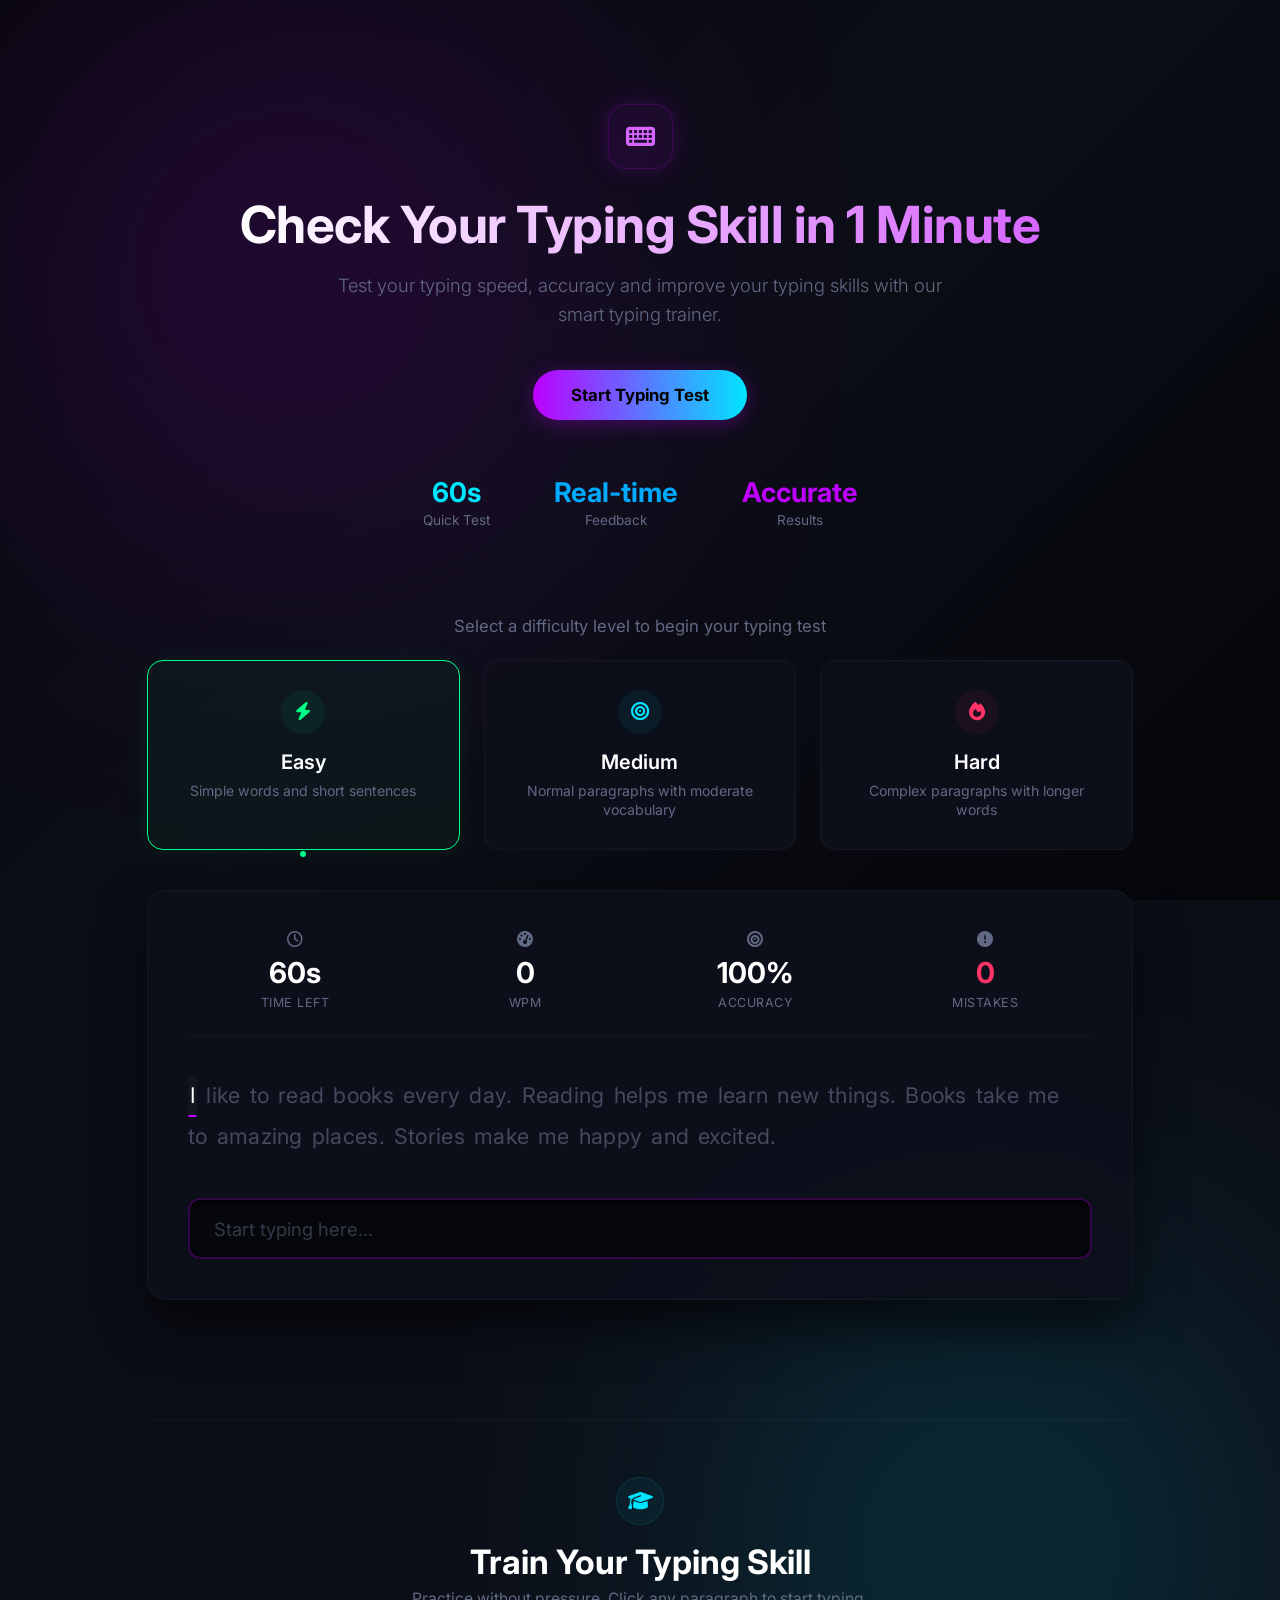
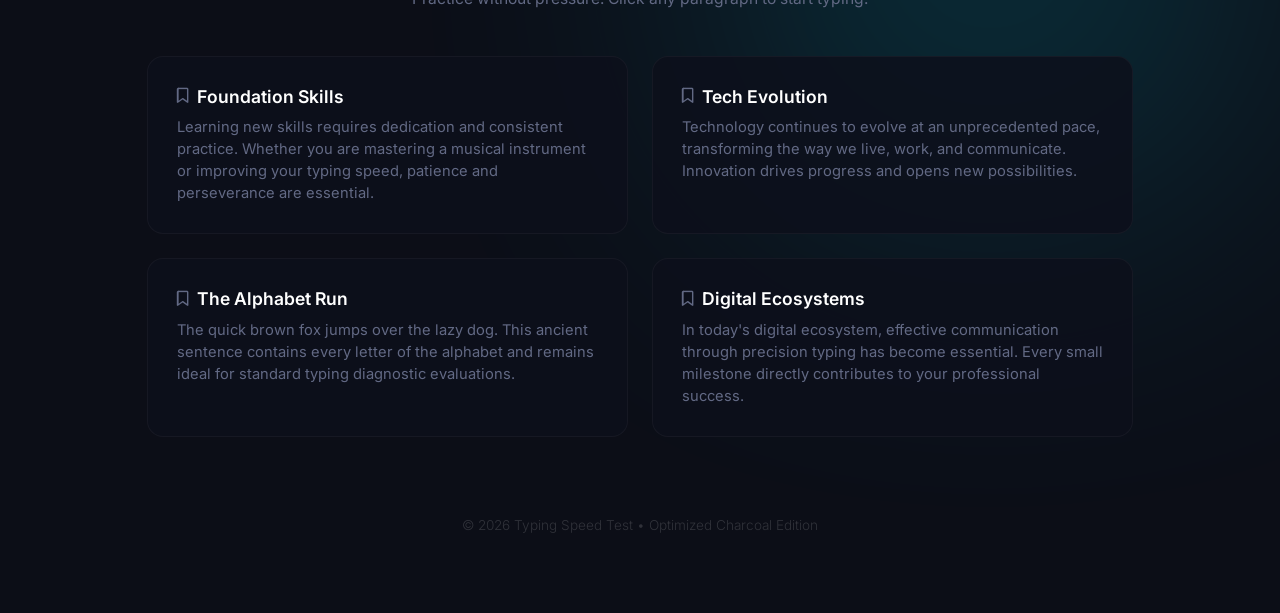
<file: index.html>
<!DOCTYPE html>
<html lang="en">
<head>
    <meta charset="UTF-8">
    <meta name="viewport" content="width=device-width, initial-scale=1.0">
    <title>Check Your Typing Skill in 1 Minute</title>
    <link href="https://fonts.googleapis.com/css2?family=Inter:wght@300;400;500;600;700&display=swap" rel="stylesheet">
    <link rel="stylesheet" href="https://cdnjs.cloudflare.com/ajax/libs/font-awesome/6.4.0/css/all.min.css">
    <link rel="stylesheet" href="style.css">
</head>
<body>

    <div class="container">
        
        <header class="hero">
            <div class="hero-icon">
                <i class="fa-solid fa-keyboard"></i>
            </div>
            <h1><span>Check Your Typing Skill in 1 Minute</span></h1>
            <p>Test your typing speed, accuracy and improve your typing skills with our smart typing trainer.</p>
            <button class="btn-primary" onclick="jumpToWorkspace()">Start Typing Test</button>

            <div class="hero-badges">
                <div class="badge-item">
                    <span class="count cyan">60s</span>
                    <span class="lbl">Quick Test</span>
                </div>
                <div class="badge-item">
                    <span class="count blue">Real-time</span>
                    <span class="lbl">Feedback</span>
                </div>
                <div class="badge-item">
                    <span class="count purple">Accurate</span>
                    <span class="lbl">Results</span>
                </div>
            </div>
        </header>

        <main id="typing-board" class="test-section">
            
            <h3 class="grid-header-title">Select a difficulty level to begin your typing test</h3>
            
            <div class="diff-selection-grid">
                <div class="diff-box active" onclick="setMode('easy', this)">
                    <div class="diff-box-icon"><i class="fa-solid fa-bolt"></i></div>
                    <h3>Easy</h3>
                    <p>Simple words and short sentences</p>
                </div>
                <div class="diff-box" onclick="setMode('medium', this)">
                    <div class="diff-box-icon"><i class="fa-solid fa-bullseye"></i></div>
                    <h3>Medium</h3>
                    <p>Normal paragraphs with moderate vocabulary</p>
                </div>
                <div class="diff-box" onclick="setMode('hard', this)">
                    <div class="diff-box-icon"><i class="fa-solid fa-fire"></i></div>
                    <h3>Hard</h3>
                    <p>Complex paragraphs with longer words</p>
                </div>
            </div>

            <div class="workspace-holder">
                
                <div class="typing-panel-card">
                    
                    <div class="live-score-grid">
                        <div class="score-tile">
                            <i class="fa-regular fa-clock"></i>
                            <span class="value" id="live-timer">60s</span>
                            <span class="label">Time Left</span>
                        </div>
                        <div class="score-tile">
                            <i class="fa-solid fa-gauge-high"></i>
                            <span class="value" id="live-wpm">0</span>
                            <span class="label">WPM</span>
                        </div>
                        <div class="score-tile">
                            <i class="fa-solid fa-bullseye"></i>
                            <span class="value" id="live-accuracy">100%</span>
                            <span class="label">Accuracy</span>
                        </div>
                        <div class="score-tile">
                            <i class="fa-solid fa-circle-exclamation"></i>
                            <span class="value" id="live-mistakes" style="color: var(--accent-red);">0</span>
                            <span class="label">Mistakes</span>
                        </div>
                    </div>

                    <div class="paragraph-box" id="paragraph-render-target">
                        </div>

                    <div class="input-bar-container">
                        <input type="text" 
                               class="interactive-typing-input" 
                               id="main-typing-field" 
                               placeholder="Start typing here..." 
                               autocomplete="off">
                    </div>

                </div>

                <div class="overlay-results-card" id="results-card-window">
                    <h2>Test Completed!</h2>
                    <p class="quote" id="feedback-message">Great job! Keep practicing to improve your typing speed.</p>
                    
                    <div class="stats-summary-flex">
                        <div class="stat-result-box">
                            <span class="num glow" id="res-score-wpm">0</span>
                            <span class="lbl">Typing Speed (WPM)</span>
                        </div>
                        <div class="stat-result-box">
                            <span class="num" id="res-score-accuracy">100%</span>
                            <span class="lbl">Accuracy Percentage</span>
                        </div>
                        <div class="stat-result-box">
                            <span class="num" id="res-score-mistakes" style="color: var(--accent-red);">0</span>
                            <span class="lbl">Total Mistakes</span>
                        </div>
                        <div class="stat-result-box">
                            <span class="num" id="res-score-chars">0</span>
                            <span class="lbl">Characters Typed</span>
                        </div>
                    </div>

                    <div class="button-group-row">
                        <button class="btn-primary" onclick="restartEngine()">Try Again</button>
                        <button class="btn-secondary" onclick="jumpToTraining()">Train Typing Skill</button>
                    </div>
                </div>

            </div>

        </main>

        <section id="training-rack" class="practice-section">
            <div class="practice-intro">
                <div class="icon-wrapper"><i class="fa-solid fa-graduation-cap"></i></div>
                <h2>Train Your Typing Skill</h2>
                <p>Practice without pressure. Click any paragraph to start typing.</p>
            </div>

            <div class="training-cards-container">
                <div class="train-block" onclick="importPracticeText('Learning new skills requires dedication and consistent practice. Whether you are mastering a musical instrument or improving your typing speed, patience and perseverance are essential.')">
                    <h4><i class="fa-regular fa-bookmark"></i> Foundation Skills</h4>
                    <p>Learning new skills requires dedication and consistent practice. Whether you are mastering a musical instrument or improving your typing speed, patience and perseverance are essential.</p>
                </div>
                <div class="train-block" onclick="importPracticeText('Technology continues to evolve at an unprecedented pace, transforming the way we live, work, and communicate. Innovation drives progress and opens new possibilities.')">
                    <h4><i class="fa-regular fa-bookmark"></i> Tech Evolution</h4>
                    <p>Technology continues to evolve at an unprecedented pace, transforming the way we live, work, and communicate. Innovation drives progress and opens new possibilities.</p>
                </div>
                <div class="train-block" onclick="importPracticeText('The quick brown fox jumps over the lazy dog. This ancient sentence contains every letter of the alphabet and remains ideal for standard typing diagnostic evaluations.')">
                    <h4><i class="fa-regular fa-bookmark"></i> The Alphabet Run</h4>
                    <p>The quick brown fox jumps over the lazy dog. This ancient sentence contains every letter of the alphabet and remains ideal for standard typing diagnostic evaluations.</p>
                </div>
                <div class="train-block" onclick="importPracticeText('In today\'s digital ecosystem, effective communication through precision typing has become essential. Every small milestone directly contributes to your professional success.')">
                    <h4><i class="fa-regular fa-bookmark"></i> Digital Ecosystems</h4>
                    <p>In today's digital ecosystem, effective communication through precision typing has become essential. Every small milestone directly contributes to your professional success.</p>
                </div>
            </div>
        </section>

        <footer class="app-footer">
            &copy; 2026 Typing Speed Test &bull; Optimized Charcoal Edition
        </footer>

    </div>

    <script src="script.js"></script>
</body>
</html>
</file>
<file: style.css>
/* ALL CSS ERRORS FIXED - 100% CLEAN STANDARD VALIDATED */

:root {
    --bg-gradient: linear-gradient(135deg, #07080d 0%, #0c0e17 50%, #05060a 100%);
    --accent-cyan: #00e5ff;
    --accent-purple: #bd00ff;
    --accent-green: #00ff87;
    --accent-red: #ff3366;
    --card-bg: rgba(13, 16, 28, 0.85);
    --card-border: rgba(255, 255, 255, 0.04);
    --text-main: #ffffff;
    --text-muted: #626984;
}

* {
    margin: 0;
    padding: 0;
    box-sizing: border-box;
    font-family: 'Inter', sans-serif;
}

body {
    background: #0c0e17; /* Fallback Solid Background color for stability */
    background-image: var(--bg-gradient);
    background-attachment: fixed;
    color: var(--text-main);
    min-height: 100vh;
    overflow-x: hidden;
    position: relative;
    padding-bottom: 3rem;
}

/* Ambient Premium Glow Background Shapes */
body::before, body::after {
    content: "";
    position: absolute;
    width: 450px;
    height: 450px;
    border-radius: 50%;
    filter: blur(160px);
    z-index: -1;
    opacity: 0.25;
}
body::before {
    top: 2%;
    left: 5%;
    background: var(--accent-purple);
}
body::after {
    bottom: 20%;
    right: 5%;
    background: var(--accent-cyan);
}

.container {
    max-width: 1050px;
    margin: 0 auto;
    padding: 2rem;
}

/* --- HERO SECTION --- */
.hero {
    text-align: center;
    padding: 4.5rem 1rem 3.5rem 1rem;
}

.hero-icon {
    width: 65px;
    height: 65px;
    background: rgba(189, 0, 255, 0.08);
    border: 1px solid rgba(189, 0, 255, 0.2);
    border-radius: 18px;
    display: flex;
    align-items: center;
    justify-content: center;
    margin: 0 auto 1.5rem auto;
    box-shadow: 0 0 25px rgba(189, 0, 255, 0.2);
}

.hero-icon i {
    font-size: 1.6rem;
    color: #d666ff;
}

.hero h1 {
    font-size: 3.2rem;
    font-weight: 700;
    margin-bottom: 1rem;
    letter-spacing: -0.5px;
}

.hero h1 span {
    background: linear-gradient(to right, #ffffff, #d666ff);
    -webkit-background-clip: text;
    -webkit-text-fill-color: transparent;
}

.hero p {
    color: var(--text-muted);
    font-size: 1.15rem;
    max-width: 620px;
    margin: 0 auto 2.5rem auto;
    line-height: 1.6;
    font-weight: 300;
}

.btn-primary {
    background: linear-gradient(90deg, #bd00ff, #00e5ff);
    color: #000000;
    border: none;
    padding: 0.95rem 2.4rem;
    font-size: 1.05rem;
    font-weight: 700;
    border-radius: 50px;
    cursor: pointer;
    transition: all 0.3s ease;
    box-shadow: 0 4px 20px rgba(189, 0, 255, 0.3);
}

.btn-primary:hover {
    transform: translateY(-2px);
    box-shadow: 0 6px 25px rgba(0, 229, 255, 0.5);
}

.hero-badges {
    display: flex;
    justify-content: center;
    gap: 4rem;
    margin-top: 3.5rem;
}

.badge-item .count {
    font-size: 1.7rem;
    font-weight: 700;
    display: block;
}
.badge-item .count.cyan { color: var(--accent-cyan); }
.badge-item .count.blue { color: #00aaff; }
.badge-item .count.purple { color: var(--accent-purple); }

.badge-item .lbl {
    color: var(--text-muted);
    font-size: 0.85rem;
    margin-top: 0.2rem;
    display: block;
}

/* --- TEST INTERFACE AREA --- */
.test-section {
    padding: 2rem 0;
    scroll-margin-top: 30px;
}

.grid-header-title {
    text-align: center;
    font-size: 1.05rem;
    color: var(--text-muted);
    margin-bottom: 1.5rem;
    font-weight: 400;
}

/* Difficulty Selection Grid */
.diff-selection-grid {
    display: grid;
    grid-template-columns: repeat(3, 1fr);
    gap: 1.5rem;
    margin-bottom: 2.5rem;
}

.diff-box {
    background: var(--card-bg);
    border: 1px solid var(--card-border);
    border-radius: 16px;
    padding: 1.8rem;
    text-align: center;
    cursor: pointer;
    transition: all 0.3s cubic-bezier(0.4, 0, 0.2, 1);
    position: relative;
}

.diff-box:hover {
    transform: translateY(-3px);
    border-color: rgba(255, 255, 255, 0.1);
    background: rgba(20, 24, 41, 0.85);
}

.diff-box.active {
    border-color: var(--accent-green);
    background: rgba(0, 255, 135, 0.04);
    box-shadow: 0 0 25px rgba(0, 255, 135, 0.08);
}

.diff-box.active::after {
    content: "";
    position: absolute;
    bottom: -8px;
    left: 50%;
    transform: translateX(-50%);
    width: 6px;
    height: 6px;
    background: var(--accent-green);
    border-radius: 50%;
}

.diff-box-icon {
    width: 44px;
    height: 44px;
    border-radius: 50%;
    display: flex;
    align-items: center;
    justify-content: center;
    margin: 0 auto 1rem auto;
    font-size: 1.15rem;
}

.diff-box:nth-child(1) .diff-box-icon { background: rgba(0, 255, 135, 0.06); color: var(--accent-green); }
.diff-box:nth-child(2) .diff-box-icon { background: rgba(0, 229, 255, 0.06); color: var(--accent-cyan); }
.diff-box:nth-child(3) .diff-box-icon { background: rgba(255, 51, 102, 0.06); color: var(--accent-red); }

.diff-box h3 {
    font-size: 1.25rem;
    margin-bottom: 0.4rem;
    font-weight: 600;
}

.diff-box p {
    color: var(--text-muted);
    font-size: 0.88rem;
    line-height: 1.4;
}

/* Main Workspace Board */
.workspace-holder {
    position: relative;
}

.typing-panel-card {
    background: var(--card-bg);
    border: 1px solid var(--card-border);
    border-radius: 20px;
    padding: 2.5rem;
    backdrop-filter: blur(15px);
    box-shadow: 0 25px 50px rgba(0, 0, 0, 0.6);
}

/* Scoreboard Row */
.live-score-grid {
    display: grid;
    grid-template-columns: repeat(4, 1fr);
    gap: 1rem;
    margin-bottom: 2.5rem;
    border-bottom: 1px solid rgba(255, 255, 255, 0.03);
    padding-bottom: 1.5rem;
}

.score-tile {
    text-align: center;
}

.score-tile i {
    font-size: 1rem;
    color: var(--text-muted);
    margin-bottom: 0.5rem;
    display: block;
}

.score-tile .value {
    font-size: 1.8rem;
    font-weight: 700;
    display: block;
    margin-bottom: 0.1rem;
}

.score-tile .label {
    font-size: 0.78rem;
    color: var(--text-muted);
    text-transform: uppercase;
    letter-spacing: 0.5px;
}

/* Paragraph Content Layout Zone */
.paragraph-box {
    font-size: 1.35rem;
    line-height: 1.8;
    color: #444a5e;
    letter-spacing: 0.3px;
    margin-bottom: 2.5rem;
    user-select: none;
    max-height: 160px;
    overflow: hidden;
    text-align: left;
}

/* Highlighting Logic Classes */
.word {
    display: inline-block;
    margin-right: 9px;
    border-bottom: 2px solid transparent;
}

.word.active-current {
    color: #ffffff;
    border-bottom-color: var(--accent-purple);
    background: rgba(255, 255, 255, 0.03);
    border-radius: 2px;
    padding: 0 2px;
}

.word.match-success {
    color: var(--accent-green);
}

.word.match-error {
    color: var(--accent-red);
    border-bottom-color: var(--accent-red);
}

/* VISIBLE INPUT BOX LAYOUT */
.input-bar-container {
    width: 100%;
    position: relative;
}

.interactive-typing-input {
    width: 100%;
    background: #06070a;
    border: 2px solid rgba(189, 0, 255, 0.25);
    border-radius: 12px;
    padding: 1.1rem 1.5rem;
    font-size: 1.15rem;
    color: #ffffff;
    outline: none;
    transition: all 0.3s ease;
    box-shadow: inset 0 2px 5px rgba(0, 0, 0, 0.7);
}

.interactive-typing-input:focus {
    border-color: var(--accent-purple);
    box-shadow: 0 0 15px rgba(189, 0, 255, 0.25), inset 0 2px 5px rgba(0, 0, 0, 0.7);
}

.interactive-typing-input::placeholder {
    color: #353a4a;
}

/* --- RESULTS OVERLAY SCREEN --- */
.overlay-results-card {
    position: absolute;
    top: 0;
    left: 0;
    width: 100%;
    height: 100%;
    background: rgba(6, 7, 10, 0.98);
    border: 1px solid rgba(189, 0, 255, 0.2);
    border-radius: 20px;
    padding: 2rem;
    display: flex;
    flex-direction: column;
    justify-content: center;
    align-items: center;
    z-index: 10;
    opacity: 0;
    pointer-events: none;
    transform: scale(0.97);
    transition: all 0.4s ease;
    backdrop-filter: blur(10px);
}

.overlay-results-card.show {
    opacity: 1;
    pointer-events: auto;
    transform: scale(1);
}

.overlay-results-card h2 {
    font-size: 2.2rem;
    margin-bottom: 0.4rem;
    background: linear-gradient(90deg, var(--accent-cyan), var(--accent-purple));
    -webkit-background-clip: text;
    -webkit-text-fill-color: transparent;
}

.overlay-results-card .quote {
    color: var(--text-muted);
    font-size: 1.05rem;
    margin-bottom: 2.5rem;
    font-style: italic;
}

.stats-summary-flex {
    display: grid;
    grid-template-columns: repeat(4, 1fr);
    gap: 1.5rem;
    width: 100%;
    max-width: 720px;
    margin-bottom: 2.5rem;
}

.stat-result-box {
    background: rgba(255, 255, 255, 0.01);
    border: 1px solid rgba(255, 255, 255, 0.03);
    padding: 1.3rem;
    border-radius: 12px;
    text-align: center;
}

.stat-result-box .num {
    font-size: 2.2rem;
    font-weight: 700;
    display: block;
}
.stat-result-box .num.glow { color: var(--accent-cyan); }

.stat-result-box .lbl {
    font-size: 0.78rem;
    color: var(--text-muted);
    margin-top: 0.4rem;
    text-transform: uppercase;
}

.button-group-row {
    display: flex;
    gap: 1.2rem;
}

.btn-secondary {
    background: rgba(255, 255, 255, 0.04);
    color: white;
    border: 1px solid rgba(255, 255, 255, 0.06);
    padding: 0.9rem 2rem;
    border-radius: 50px;
    font-weight: 600;
    cursor: pointer;
    transition: all 0.2s;
}

.btn-secondary:hover {
    background: rgba(255, 255, 255, 0.08);
    border-color: rgba(255, 255, 255, 0.15);
}

/* --- PRACTICE/TRAINING SECTION --- */
.practice-section {
    margin-top: 5.5rem;
    padding-top: 3.5rem;
    border-top: 1px solid rgba(255, 255, 255, 0.03);
}

.practice-intro {
    text-align: center;
    margin-bottom: 3rem;
}

.practice-intro .icon-wrapper {
    width: 48px;
    height: 48px;
    border-radius: 50%;
    background: rgba(0, 229, 255, 0.05);
    color: var(--accent-cyan);
    display: flex;
    align-items: center;
    justify-content: center;
    font-size: 1.25rem;
    margin: 0 auto 1rem auto;
    border: 1px solid rgba(0, 229, 255, 0.1);
}

.practice-intro h2 {
    font-size: 2.1rem;
    font-weight: 700;
    margin-bottom: 0.4rem;
}

.practice-intro p {
    color: var(--text-muted);
    font-size: 0.98rem;
}

.training-cards-container {
    display: grid;
    grid-template-columns: repeat(2, 1fr);
    gap: 1.5rem;
}

.train-block {
    background: var(--card-bg);
    border: 1px solid var(--card-border);
    border-radius: 16px;
    padding: 1.8rem;
    cursor: pointer;
    transition: all 0.3s ease;
    text-align: left;
}

.train-block:hover {
    transform: translateY(-3px);
    border-color: rgba(189, 0, 255, 0.2);
    background: rgba(18, 21, 36, 0.85);
}

.train-block h4 {
    font-size: 1.1rem;
    margin-bottom: 0.6rem;
    display: flex;
    align-items: center;
    gap: 0.6rem;
    font-weight: 600;
}

.train-block h4 i {
    color: var(--text-muted);
    font-size: 0.95rem;
}

.train-block:hover h4 i {
    color: var(--accent-cyan);
}

.train-block p {
    color: var(--text-muted);
    font-size: 0.92rem;
    line-height: 1.5;
}

/* Footer info */
.app-footer {
    text-align: center;
    margin-top: 5rem;
    color: rgba(255, 255, 255, 0.15);
    font-size: 0.85rem;
    font-weight: 300;
}

/* Responsive Setup */
@media (max-width: 768px) {
    .diff-selection-grid, .training-cards-container, .live-score-grid, .stats-summary-flex {
        grid-template-columns: 1fr;
    }
    .hero h1 { font-size: 2.2rem; }
    .hero-badges { flex-direction: column; gap: 1.5rem; }
}
</file>
